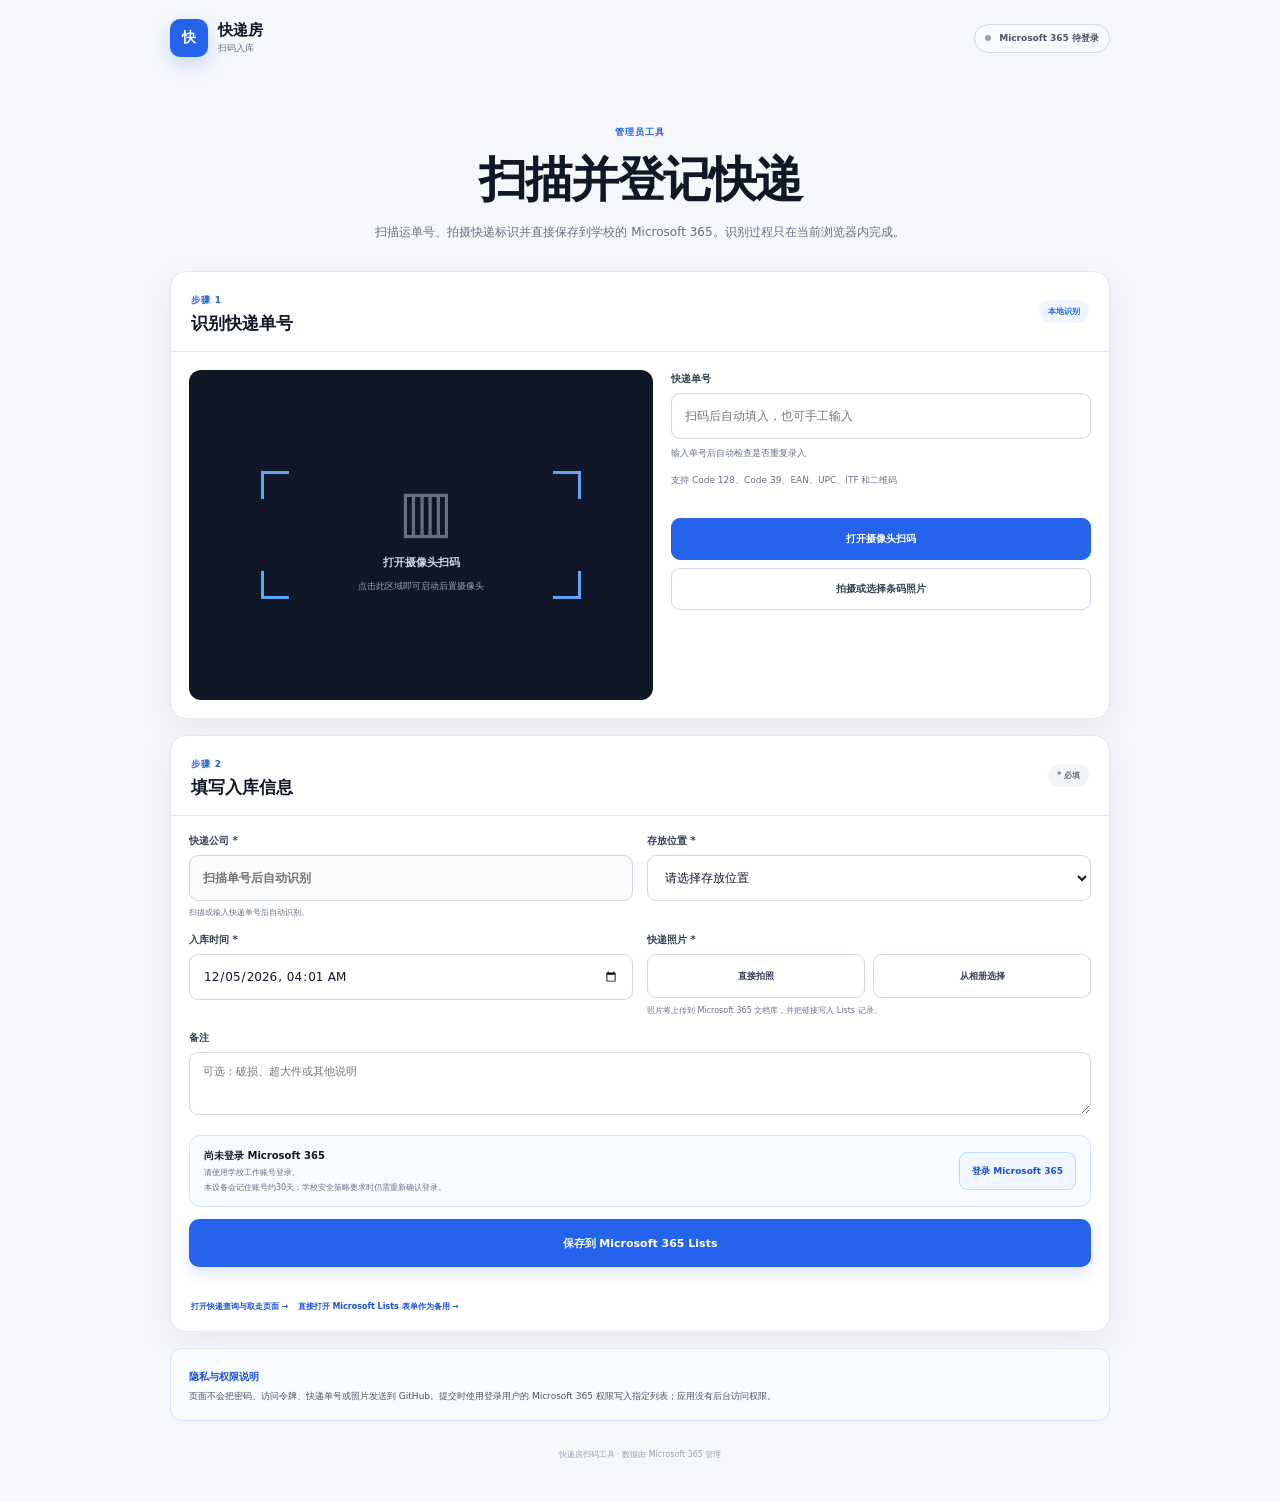
<file: index.html>
<!doctype html>
<html lang="zh-CN">
  <head>
    <meta charset="UTF-8" />
    <meta name="viewport" content="width=device-width, initial-scale=1.0, viewport-fit=cover" />
    <meta name="theme-color" content="#101828" />
    <meta name="description" content="快递房管理员手机扫码、拍照并直接写入 Microsoft 365 Lists。" />
    <title>快递房 · 扫码入库</title>
    <script type="module" crossorigin src="./app-v11.js"></script>
    <link rel="modulepreload" crossorigin href="./shared-BkLojgFK.js">
    <link rel="stylesheet" crossorigin href="./main-UnYrSSHu.css">
  </head>
  <body>
    <main class="shell">
      <header class="topbar">
        <a class="brand" href="#top" aria-label="快递房扫码入库首页">
          <span class="brand-mark">快</span>
          <span><strong>快递房</strong><small>扫码入库</small></span>
        </a>
        <span class="service-badge" id="service-badge"><i></i> Microsoft 365 待登录</span>
      </header>

      <section class="intro" id="top">
        <span class="eyebrow">管理员工具</span>
        <h1>扫描并登记快递</h1>
        <p>扫描运单号、拍摄快递标识并直接保存到学校的 Microsoft 365。识别过程只在当前浏览器内完成。</p>
      </section>

      <section class="scanner-card" aria-labelledby="scanner-title">
        <div class="section-heading">
          <div>
            <span class="step">步骤 1</span>
            <h2 id="scanner-title">识别快递单号</h2>
          </div>
          <span class="local-badge">本地识别</span>
        </div>

        <div class="scanner-grid">
          <div class="camera-stage" id="camera-stage">
            <video id="camera-preview" muted playsinline aria-label="摄像头条码预览"></video>
            <button class="camera-placeholder" id="camera-preview-button" type="button" aria-label="打开摄像头扫码">
              <span class="barcode-glyph">▥</span>
              <strong>打开摄像头扫码</strong>
              <small>点击此区域即可启动后置摄像头</small>
            </button>
            <div class="scan-frame" aria-hidden="true"><i></i><i></i><i></i><i></i></div>
          </div>

          <div class="controls">
            <label for="tracking-number">快递单号</label>
            <input id="tracking-number" type="text" inputmode="text" autocomplete="off" placeholder="扫码后自动填入，也可手工输入" required />
            <p class="duplicate-status" id="duplicate-status" role="status">输入单号后自动检查是否重复录入</p>
            <p class="status" id="scan-status" role="status">支持 Code 128、Code 39、EAN、UPC、ITF 和二维码</p>

            <div class="button-grid">
              <button class="primary-button" id="camera-button" type="button">打开摄像头扫码</button>
              <label class="secondary-button file-button">
                拍摄或选择条码照片
                <input id="barcode-image-input" type="file" accept="image/*" />
              </label>
            </div>
            <button class="stop-button" id="stop-button" type="button" hidden>停止摄像头</button>

            <div class="result" id="scan-result" hidden>
              <span>识别结果</span>
              <strong id="result-value"></strong>
            </div>
          </div>
        </div>
      </section>

      <section class="intake-card" aria-labelledby="intake-title">
        <div class="section-heading">
          <div>
            <span class="step">步骤 2</span>
            <h2 id="intake-title">填写入库信息</h2>
          </div>
          <span class="required-note">* 必填</span>
        </div>

        <form id="intake-form">
          <div class="form-grid">
            <label class="field">
              <span>快递公司 *</span>
              <input id="courier-company" autocomplete="off" placeholder="扫描单号后自动识别" readonly required />
              <small id="courier-detection-status" role="status">根据快递单号在当前页面自动判断，无法确定时归为“其他”。</small>
            </label>

            <label class="field">
              <span>存放位置 *</span>
              <select id="storage-location" required>
                <option value="">请选择存放位置</option>
                <option value="南门岗亭货架1层">南门岗亭货架1层</option>
                <option value="南门岗亭货架2层">南门岗亭货架2层</option>
                <option value="南门岗亭货架3层">南门岗亭货架3层</option>
                <option value="南门外货架1层">南门外货架1层</option>
                <option value="南门外货架2层">南门外货架2层</option>
                <option value="南门外货架3层">南门外货架3层</option>
              </select>
            </label>

            <label class="field">
              <span>入库时间 *</span>
              <input id="inbound-time" type="datetime-local" required />
            </label>

            <label class="field photo-field">
              <span>快递照片 *</span>
              <span class="photo-source-grid">
                <span class="photo-source-button">
                  直接拍照
                  <input id="parcel-photo-camera" type="file" accept="image/*" capture="environment" />
                </span>
                <span class="photo-source-button">
                  从相册选择
                  <input id="parcel-photo-library" type="file" accept="image/*" />
                </span>
              </span>
              <small>照片将上传到 Microsoft 365 文档库，并把链接写入 Lists 记录。</small>
              <small class="wechat-photo-hint" id="wechat-photo-hint" hidden>微信内置浏览器可能无法直接调用摄像头，请先拍照后选择“从相册选择”；仍无反应时，请用右上角菜单在系统浏览器打开。</small>
            </label>

            <label class="field field-wide">
              <span>备注</span>
              <textarea id="notes" rows="3" placeholder="可选：破损、超大件或其他说明"></textarea>
            </label>
          </div>

          <div class="photo-preview" id="photo-preview" hidden>
            <img id="photo-preview-image" alt="待上传的快递照片预览" />
            <div><strong id="photo-file-name"></strong><small>仅在提交时上传到 Microsoft 365</small></div>
            <button id="remove-photo" type="button">移除</button>
          </div>

          <div class="connection-panel">
            <div>
              <strong id="account-label">尚未登录 Microsoft 365</strong>
              <small id="connection-status">使用学校工作账号登录后，才能直接写入快递管理列表。</small>
              <small>本设备会记住账号约30天；学校安全策略要求时仍需重新确认登录。</small>
            </div>
            <button id="m365-login-button" type="button">登录 Microsoft 365</button>
          </div>

          <button class="submit-button" id="submit-button" type="submit">保存到 Microsoft 365 Lists</button>
          <p class="submit-status" id="submit-status" role="status"></p>
          <a class="manual-form-link" href="./pickup.html">打开快递查询与取走页面 →</a>
          <a class="manual-form-link" id="manual-form-link" hidden target="_blank" rel="noreferrer">直接打开 Microsoft Lists 表单作为备用 →</a>
        </form>
      </section>

      <aside class="privacy-note">
        <strong>隐私与权限说明</strong>
        <p>页面不会把密码、访问令牌、快递单号或照片发送到 GitHub。提交时使用登录用户的 Microsoft 365 权限写入指定列表；应用没有后台访问权限。</p>
      </aside>

      <footer>快递房扫码工具 · 数据由 Microsoft 365 管理</footer>
    </main>

    <section class="success-screen" id="success-screen" aria-labelledby="success-title" hidden>
      <div class="success-card">
        <div class="success-icon" aria-hidden="true">✓</div>
        <span class="success-eyebrow">入库完成</span>
        <h1 id="success-title" tabindex="-1">快递已成功保存</h1>
        <p>快递记录和照片已经写入 Microsoft 365。</p>

        <dl class="success-details">
          <div><dt>快递单号</dt><dd id="success-tracking-number"></dd></div>
          <div><dt>存放位置</dt><dd id="success-storage-location"></dd></div>
          <div><dt>记录编号</dt><dd id="success-record-id"></dd></div>
        </dl>

        <div class="success-actions">
          <button class="success-primary" id="record-another-button" type="button">再录入一个快递</button>
          <button class="success-secondary" id="close-page-button" type="button">关闭此页面</button>
        </div>
        <p class="close-page-status" id="close-page-status" role="status" hidden></p>
      </div>
    </section>
  </body>
</html>
</file>
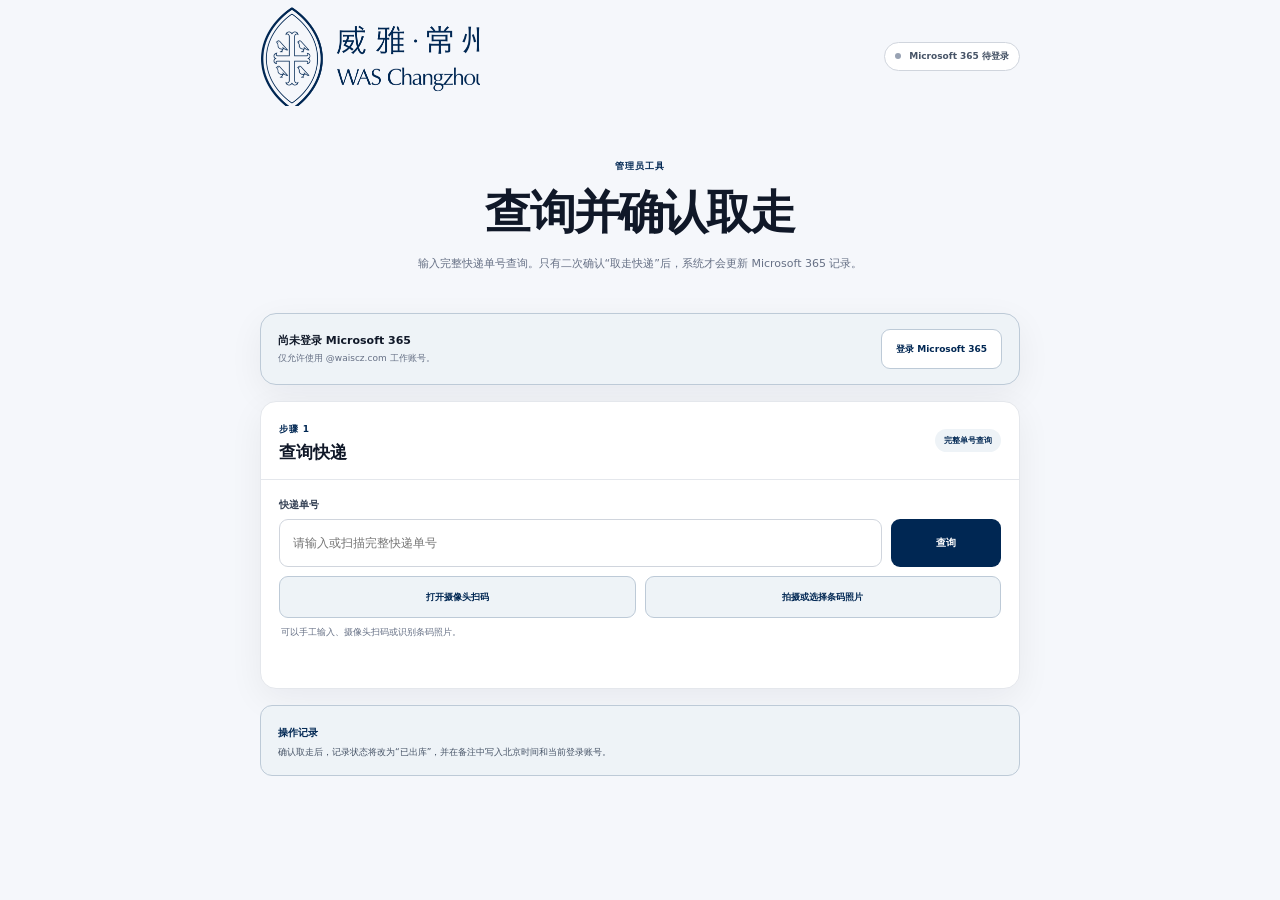
<file: pickup.html>
<!doctype html>
<html lang="zh-CN">
  <head>
    <meta charset="UTF-8" />
    <meta name="viewport" content="width=device-width, initial-scale=1.0, viewport-fit=cover" />
    <meta name="theme-color" content="#002753" />
    <meta name="description" content="快递房管理员查询快递并确认取走。" />
    <title>快递房 · 查询与取走</title>
    <script type="module" crossorigin src="./pickup-v2.js"></script>
    <link rel="modulepreload" crossorigin href="./shared-BkLojgFK.js">
    <link rel="stylesheet" crossorigin href="./pickup-BHOtlLcw.css">
  </head>
  <body>
    <main class="pickup-shell">
      <header class="pickup-topbar">
        <a class="pickup-brand" href="./" aria-label="威雅常州快递房首页">
          <span class="pickup-brand-logo">
            <img src="./was-changzhou-logo.png" alt="威雅·常州 WAS Changzhou" />
          </span>
        </a>
        <span class="pickup-auth-badge" id="pickup-auth-badge"><i></i> Microsoft 365 待登录</span>
      </header>

      <section class="pickup-hero">
        <span>管理员工具</span>
        <h1>查询并确认取走</h1>
        <p>输入完整快递单号查询。只有二次确认“取走快递”后，系统才会更新 Microsoft 365 记录。</p>
      </section>

      <section class="pickup-card pickup-login-card">
        <div>
          <strong id="pickup-account-name">尚未登录 Microsoft 365</strong>
          <small id="pickup-account-email">仅允许使用 @waiscz.com 工作账号。</small>
        </div>
        <button id="pickup-login-button" type="button">登录 Microsoft 365</button>
      </section>

      <section class="pickup-card">
        <div class="pickup-section-heading">
          <div><span>步骤 1</span><h2>查询快递</h2></div>
          <span class="pickup-private-badge">完整单号查询</span>
        </div>
        <form class="pickup-search-form" id="pickup-search-form">
          <label for="pickup-tracking-number">快递单号</label>
          <div class="pickup-search-row">
            <input id="pickup-tracking-number" type="text" autocomplete="off" placeholder="请输入或扫描完整快递单号" required />
            <button id="pickup-search-button" type="submit">查询</button>
          </div>
          <div class="pickup-scan-actions">
            <button id="pickup-camera-button" type="button">打开摄像头扫码</button>
            <label class="pickup-image-button">
              拍摄或选择条码照片
              <input id="pickup-barcode-image" type="file" accept="image/*" />
            </label>
          </div>
          <div class="pickup-camera-panel" id="pickup-camera-panel" hidden>
            <video id="pickup-camera-preview" muted playsinline aria-label="快递单号扫码预览"></video>
            <div class="pickup-scan-frame" aria-hidden="true"><i></i><i></i><i></i><i></i></div>
            <button id="pickup-stop-camera" type="button">停止摄像头</button>
          </div>
          <p id="pickup-scan-status" role="status">可以手工输入、摄像头扫码或识别条码照片。</p>
          <p id="pickup-search-status" role="status"></p>
        </form>
      </section>

      <section class="pickup-card pickup-result-card" id="pickup-result-card" hidden>
        <div class="pickup-section-heading">
          <div><span>步骤 2</span><h2>快递信息</h2></div>
          <span class="pickup-status-badge" id="pickup-status-badge"></span>
        </div>
        <dl class="pickup-details">
          <div><dt>快递单号</dt><dd id="pickup-result-tracking"></dd></div>
          <div><dt>快递公司</dt><dd id="pickup-result-company"></dd></div>
          <div><dt>存放位置</dt><dd id="pickup-result-location"></dd></div>
          <div><dt>入库时间</dt><dd id="pickup-result-inbound"></dd></div>
        </dl>
        <div class="pickup-result-actions">
          <button id="pickup-take-button" type="button">取走快递</button>
          <button id="pickup-search-another-button" type="button">查询其他快递</button>
        </div>
        <p id="pickup-action-status" role="status"></p>
      </section>

      <aside class="pickup-note">
        <strong>操作记录</strong>
        <p>确认取走后，记录状态将改为“已出库”，并在备注中写入北京时间和当前登录账号。</p>
      </aside>
    </main>

    <div class="pickup-dialog-backdrop" id="pickup-dialog" role="dialog" aria-modal="true" aria-labelledby="pickup-dialog-title" hidden>
      <div class="pickup-dialog-card">
        <span class="pickup-dialog-icon" aria-hidden="true">!</span>
        <h2 id="pickup-dialog-title">确认取走这件快递？</h2>
        <p>快递单号：<strong id="pickup-dialog-tracking"></strong></p>
        <p>确认后将更新数据库状态，并记录取走时间和登录账号。</p>
        <div>
          <button id="pickup-confirm-button" type="button">取走快递</button>
          <button id="pickup-cancel-button" type="button">不取，再看看</button>
        </div>
      </div>
    </div>

  </body>
</html>
</file>
<file: main-UnYrSSHu.css>
:root{--lightningcss-light:initial;--lightningcss-dark: ;color-scheme:light;--navy:#101828;--blue:#2563eb;--blue-dark:#1d4ed8;--blue-soft:#eff6ff;--green:#079455;--green-soft:#ecfdf3;--red:#b42318;--red-soft:#fef3f2;--text:#101828;--muted:#667085;--line:#e4e7ec;--surface:#fff;--canvas:#f5f7fb}*{box-sizing:border-box}html{scroll-behavior:smooth}body{color:var(--text);background:var(--canvas);-webkit-font-smoothing:antialiased;margin:0;font-family:Segoe UI,Microsoft YaHei,PingFang SC,system-ui,sans-serif}button,input,select,textarea{font:inherit}a{color:inherit;text-decoration:none}[hidden]{display:none!important}.shell{width:min(940px,100% - 32px);margin:0 auto;padding-bottom:42px}.topbar{justify-content:space-between;align-items:center;gap:20px;min-height:76px;display:flex}.brand{align-items:center;gap:10px;display:inline-flex}.brand-mark{background:var(--blue);color:#fff;border-radius:10px;place-items:center;width:38px;height:38px;font-size:14px;font-weight:900;display:grid;box-shadow:0 7px 18px #2563eb38}.brand strong,.brand small{display:block}.brand strong{font-size:15px}.brand small{color:var(--muted);margin-top:2px;font-size:9px}.service-badge{color:#475467;background:#f9fafb;border:1px solid #d0d5dd;border-radius:999px;padding:7px 10px;font-size:9px;font-weight:800}.service-badge i{background:#98a2b3;border-radius:50%;width:6px;height:6px;margin-right:5px;display:inline-block}.service-badge[data-state=success]{background:var(--green-soft);color:#027a48;border-color:#b7ebd1}.service-badge[data-state=success] i{background:#12b76a}.intro{text-align:center;padding:44px 0 28px}.eyebrow,.step{color:var(--blue);letter-spacing:.1em;font-size:9px;font-weight:900}.intro h1{letter-spacing:-.04em;margin:9px 0 10px;font-size:clamp(32px,6vw,48px)}.intro p{max-width:680px;color:var(--muted);margin:0 auto;font-size:12px;line-height:1.75}.scanner-card,.intake-card{border:1px solid var(--line);background:var(--surface);border-radius:16px;box-shadow:0 10px 35px #1018280f}.intake-card{margin-top:16px}.section-heading{border-bottom:1px solid var(--line);justify-content:space-between;align-items:center;min-height:76px;padding:16px 20px;display:flex}.section-heading h2{margin:5px 0 0;font-size:17px}.local-badge,.required-note{background:var(--blue-soft);color:var(--blue);border-radius:999px;padding:6px 9px;font-size:8px;font-weight:850}.required-note{color:#667085;background:#f2f4f7}.scanner-grid{grid-template-columns:minmax(300px,1.05fr) minmax(290px,.95fr);gap:18px;padding:18px;display:grid}.camera-stage{background:var(--navy);border-radius:12px;min-height:330px;position:relative;overflow:hidden}.camera-stage video{object-fit:cover;width:100%;height:100%;min-height:330px;display:block}.camera-placeholder{cursor:pointer;color:#98a2b3;text-align:center;background:0 0;border:0;place-content:center;gap:10px;width:100%;padding:0;display:grid;position:absolute;inset:0}.camera-placeholder:hover,.camera-placeholder:focus-visible{background:#ffffff0a;outline:none}.camera-placeholder strong{color:#d0d5dd;font-size:11px}.camera-placeholder small{font-size:9px}.barcode-glyph{color:#667085;letter-spacing:-10px;font-size:58px}.scan-frame{pointer-events:none;width:min(76%,320px);height:128px;position:absolute;inset:50% auto auto 50%;transform:translate(-50%,-50%)}.scan-frame i{width:28px;height:28px;position:absolute}.scan-frame i:first-child{border-top:3px solid #60a5fa;border-left:3px solid #60a5fa;top:0;left:0}.scan-frame i:nth-child(2){border-top:3px solid #60a5fa;border-right:3px solid #60a5fa;top:0;right:0}.scan-frame i:nth-child(3){border-bottom:3px solid #60a5fa;border-left:3px solid #60a5fa;bottom:0;left:0}.scan-frame i:nth-child(4){border-bottom:3px solid #60a5fa;border-right:3px solid #60a5fa;bottom:0;right:0}.camera-stage[data-state=success] .scan-frame i{border-color:#12b76a}.controls{flex-direction:column;min-width:0;display:flex}.controls>label:first-child{color:#344054;margin:2px 0 7px;font-size:10px;font-weight:850}.controls>input,.field input,.field select,.field textarea{width:100%;color:var(--text);background:#fff;border:1px solid #d0d5dd;border-radius:9px;outline:none}.controls>input,.field input,.field select{height:46px;padding:0 13px;font-size:12px}.field textarea{resize:vertical;padding:11px 13px;font-size:11px}.field input[readonly]{cursor:default;color:#344054;background:#f8fafc;font-weight:800}.field small[data-tone=success]{color:var(--green);font-weight:750}.field small[data-tone=fallback]{color:#b54708;font-weight:750}.controls>input:focus,.field input:focus,.field select:focus,.field textarea:focus{border-color:#60a5fa;box-shadow:0 0 0 3px #dbeafe}.status{min-height:36px;color:var(--muted);margin:9px 0 8px;font-size:9px;line-height:1.55}.status[data-tone=success]{color:var(--green);font-weight:750}.status[data-tone=error]{color:var(--red)}.duplicate-status{min-height:18px;color:var(--muted);margin:8px 0 0;font-size:9px;line-height:1.55}.duplicate-status[data-state=checking]{color:var(--blue-dark);font-weight:750}.duplicate-status[data-state=available]{color:var(--green);font-weight:800}.duplicate-status[data-state=duplicate],.duplicate-status[data-state=error]{color:var(--red);font-weight:800}.button-grid{grid-template-columns:1fr;gap:8px;display:grid}.primary-button,.secondary-button,.stop-button{cursor:pointer;border-radius:9px;place-items:center;min-height:42px;padding:0 12px;font-size:10px;font-weight:800;display:grid}.primary-button{border:1px solid var(--blue);background:var(--blue);color:#fff}.primary-button:hover{background:var(--blue-dark)}.secondary-button{color:#344054;background:#fff;border:1px solid #cfd8e8}.secondary-button:hover{color:var(--blue-dark);border-color:#93c5fd}.file-button{position:relative;overflow:hidden}.file-button input{opacity:0;pointer-events:none;width:1px;height:1px;position:absolute}.stop-button{color:#475467;background:#f2f4f7;border:0;margin-top:8px}.result{background:var(--green-soft);border:1px solid #b7ebd1;border-radius:10px;margin-top:auto;padding:13px}.result span,.result strong{display:block}.result span{color:#027a48;font-size:8px;font-weight:800}.result strong{overflow-wrap:anywhere;color:#05603a;margin-top:5px;font-size:15px}#intake-form{padding:18px}.form-grid{grid-template-columns:repeat(2,minmax(0,1fr));gap:14px;display:grid}.field{min-width:0}.field>span{color:#344054;margin:0 0 7px;font-size:10px;font-weight:800;display:block}.field>small{color:var(--muted);margin-top:6px;font-size:8px;line-height:1.5;display:block}.field-wide{grid-column:1/-1}.photo-source-grid{grid-template-columns:1fr 1fr;gap:8px;display:grid!important}.photo-source-button{cursor:pointer;color:#344054;background:#fff;border:1px solid #cfd8e8;border-radius:9px;place-items:center;min-height:44px;font-size:9px;font-weight:850;position:relative;overflow:hidden;display:grid!important}.photo-source-button:hover{color:var(--blue-dark);border-color:#93c5fd}.photo-source-button input{opacity:0;pointer-events:none;width:1px;height:1px;position:absolute}.photo-field .wechat-photo-hint{color:#b54708;background:#fff4ed;border-radius:8px;margin-top:8px;padding:9px 10px;line-height:1.65}.photo-preview{background:#f8fbff;border:1px solid #d6e4ff;border-radius:10px;grid-template-columns:72px minmax(0,1fr) auto;align-items:center;gap:11px;margin-top:14px;padding:10px;display:grid}.photo-preview img{object-fit:cover;background:#e4e7ec;border-radius:8px;width:72px;height:60px}.photo-preview strong,.photo-preview small{text-overflow:ellipsis;white-space:nowrap;display:block;overflow:hidden}.photo-preview strong{font-size:10px}.photo-preview small{color:var(--muted);margin-top:5px;font-size:8px}.photo-preview button{cursor:pointer;color:#475467;background:#f2f4f7;border:0;border-radius:7px;padding:7px 9px;font-size:8px;font-weight:800}.connection-panel{background:#f8fbff;border:1px solid #d6e4ff;border-radius:11px;align-items:center;gap:14px;margin-top:16px;padding:13px 14px;display:flex}.connection-panel>div{min-width:0}.connection-panel strong,.connection-panel small{display:block}.connection-panel strong{font-size:10px}.connection-panel small{color:var(--muted);text-overflow:ellipsis;white-space:nowrap;margin-top:4px;font-size:8px;overflow:hidden}.connection-panel button{cursor:pointer;background:var(--blue-soft);min-height:38px;color:var(--blue-dark);white-space:nowrap;border:1px solid #bfdbfe;border-radius:8px;margin-left:auto;padding:0 12px;font-size:9px;font-weight:850}.connection-panel button:disabled{cursor:default;opacity:.68}.submit-button{cursor:pointer;background:var(--blue);color:#fff;border:0;border-radius:10px;width:100%;min-height:48px;margin-top:12px;font-size:11px;font-weight:850;box-shadow:0 6px 14px #2563eb2e}.submit-button:hover{background:var(--blue-dark)}.submit-button:disabled{cursor:wait;opacity:.62}.submit-status{min-height:18px;color:var(--muted);margin:9px 2px 0;font-size:9px;line-height:1.55}.submit-status[data-tone=success]{color:var(--green);font-weight:800}.submit-status[data-tone=error]{color:var(--red)}.manual-form-link{color:var(--blue-dark);margin:7px 2px 0;font-size:8px;font-weight:800;display:inline-flex}.privacy-note{background:#f8fbff;border:1px solid #d6e4ff;border-radius:12px;margin-top:16px;padding:16px 18px}.privacy-note strong{color:#1d4ed8;font-size:10px}.privacy-note p{color:#475467;margin:5px 0 0;font-size:9px;line-height:1.65}footer{color:#98a2b3;text-align:center;padding:28px 0 0;font-size:8px}.success-screen{background:linear-gradient(#f5f7fb 0%,#ecfdf3 100%);place-items:center;min-height:100vh;padding:32px 16px;display:grid}.success-card{text-align:center;background:#fff;border:1px solid #b7ebd1;border-radius:22px;width:min(520px,100%);padding:42px;box-shadow:0 24px 70px #1018281f}.success-icon{background:var(--green-soft);width:72px;height:72px;color:var(--green);border-radius:50%;place-items:center;margin:0 auto 20px;font-size:38px;font-weight:900;display:grid}.success-eyebrow{color:var(--green);letter-spacing:.12em;font-size:10px;font-weight:900}.success-card h1{letter-spacing:-.04em;outline:none;margin:9px 0 10px;font-size:clamp(28px,6vw,40px)}.success-card>p{color:var(--muted);margin:0;font-size:11px;line-height:1.7}.success-details{border:1px solid var(--line);text-align:left;background:#f9fafb;border-radius:14px;margin:26px 0;padding:6px 18px}.success-details div{border-bottom:1px solid var(--line);grid-template-columns:92px minmax(0,1fr);gap:12px;padding:12px 0;display:grid}.success-details div:last-child{border-bottom:0}.success-details dt{color:var(--muted);font-size:9px;font-weight:750}.success-details dd{overflow-wrap:anywhere;color:var(--text);margin:0;font-size:11px;font-weight:850}.success-actions{grid-template-columns:1fr 1fr;gap:10px;display:grid}.success-actions button{cursor:pointer;border-radius:10px;min-height:48px;padding:0 14px;font-size:10px;font-weight:850}.success-primary{border:1px solid var(--blue);background:var(--blue);color:#fff}.success-primary:hover{background:var(--blue-dark)}.success-secondary{color:#344054;background:#fff;border:1px solid #d0d5dd}.success-secondary:hover{background:#f9fafb;border-color:#98a2b3}.success-card .close-page-status{color:#b54708;background:#fff4ed;border-radius:8px;margin-top:14px;padding:10px 12px;font-size:9px}@media (width<=700px){.shell{width:min(100% - 22px,560px);padding-bottom:28px}.topbar{min-height:64px}.service-badge{font-size:8px}.intro{text-align:left;padding:30px 6px 20px}.intro h1{font-size:31px}.intro p{font-size:10px}.section-heading{min-height:67px;padding:13px 14px}.scanner-grid{grid-template-columns:1fr;gap:12px;padding:11px}.camera-stage,.camera-stage video{min-height:270px}.controls{min-height:290px}#intake-form{padding:13px}.form-grid{grid-template-columns:1fr;gap:12px}.field-wide{grid-column:auto}.photo-source-grid{grid-template-columns:1fr}.connection-panel{flex-direction:column;align-items:stretch}.connection-panel button{width:100%;margin-left:0}.success-screen{padding:18px 12px}.success-card{border-radius:17px;padding:30px 18px}.success-actions{grid-template-columns:1fr}.success-details div{grid-template-columns:78px minmax(0,1fr)}}@media (prefers-reduced-motion:reduce){*{scroll-behavior:auto!important}}
</file>
<file: pickup-BHOtlLcw.css>
:root{--lightningcss-light:initial;--lightningcss-dark: ;color-scheme:light;--navy:#101828;--blue:#002753;--blue-dark:#002753;--blue-soft:#eef3f7;--blue-line:#bdcad7;--green:#079455;--green-soft:#ecfdf3;--red:#b42318;--muted:#667085;--line:#e4e7ec}*{box-sizing:border-box}body{color:var(--navy);-webkit-font-smoothing:antialiased;background:#f5f7fb;margin:0;font-family:Segoe UI,Microsoft YaHei,PingFang SC,system-ui,sans-serif}button,input{font:inherit}button{cursor:pointer}a{color:inherit;text-decoration:none}[hidden]{display:none!important}.pickup-shell{width:min(760px,100% - 28px);margin:0 auto;padding-bottom:40px}.pickup-topbar{justify-content:space-between;align-items:center;gap:16px;min-height:112px;display:flex}.pickup-brand{align-items:center;gap:10px;display:flex}.pickup-brand-logo{width:220px;height:100px;display:block;position:relative;overflow:hidden}.pickup-brand-logo img{width:272px;max-width:none;height:auto;position:absolute;top:-36px;left:-21px}.pickup-auth-badge{color:#475467;background:#fff;border:1px solid #d0d5dd;border-radius:999px;padding:7px 10px;font-size:9px;font-weight:800}.pickup-auth-badge i{background:#98a2b3;border-radius:50%;width:6px;height:6px;margin-right:5px;display:inline-block}.pickup-auth-badge[data-state=success]{background:var(--green-soft);color:#027a48;border-color:#b7ebd1}.pickup-auth-badge[data-state=success] i{background:#12b76a}.pickup-hero{text-align:center;padding:42px 0 24px}.pickup-hero>span,.pickup-section-heading>div>span{color:var(--blue);letter-spacing:.1em;font-size:9px;font-weight:900}.pickup-hero h1{letter-spacing:-.04em;margin:9px 0 10px;font-size:clamp(30px,6vw,46px)}.pickup-hero p{max-width:620px;color:var(--muted);margin:0 auto;font-size:11px;line-height:1.75}.pickup-card{border:1px solid var(--line);background:#fff;border-radius:16px;margin-top:16px;overflow:hidden;box-shadow:0 10px 35px #1018280f}.pickup-login-card{border-color:var(--blue-line);background:var(--blue-soft);align-items:center;gap:16px;padding:15px 17px;display:flex}.pickup-login-card>div{min-width:0}.pickup-login-card strong,.pickup-login-card small{display:block}.pickup-login-card strong{font-size:11px}.pickup-login-card small{color:var(--muted);overflow-wrap:anywhere;margin-top:4px;font-size:9px}.pickup-login-card button{border:1px solid var(--blue-line);min-height:40px;color:var(--blue-dark);white-space:nowrap;background:#fff;border-radius:9px;margin-left:auto;padding:0 14px;font-size:9px;font-weight:850}.pickup-section-heading{border-bottom:1px solid var(--line);justify-content:space-between;align-items:center;min-height:74px;padding:15px 18px;display:flex}.pickup-section-heading h2{margin:5px 0 0;font-size:17px}.pickup-private-badge,.pickup-status-badge{background:var(--blue-soft);color:var(--blue);border-radius:999px;padding:6px 9px;font-size:8px;font-weight:850}.pickup-status-badge[data-state=out]{color:#475467;background:#f2f4f7}.pickup-status-badge[data-state=stock]{background:var(--green-soft);color:#027a48}.pickup-search-form{padding:18px}.pickup-search-form>label{color:#344054;margin-bottom:7px;font-size:10px;font-weight:850;display:block}.pickup-search-row{grid-template-columns:minmax(0,1fr) 110px;gap:9px;display:grid}.pickup-search-form input{border:1px solid #d0d5dd;border-radius:9px;outline:none;height:48px;padding:0 13px;font-size:12px}.pickup-search-form input:focus{border-color:var(--blue);box-shadow:0 0 0 3px #00275329}.pickup-search-form button,.pickup-result-actions button{background:var(--blue);color:#fff;border:0;border-radius:9px;min-height:48px;font-size:10px;font-weight:850}.pickup-search-form button:disabled,.pickup-result-actions button:disabled{cursor:wait;opacity:.6}.pickup-scan-actions{grid-template-columns:1fr 1fr;gap:9px;margin-top:9px;display:grid}.pickup-scan-actions>button,.pickup-image-button{border:1px solid var(--blue-line);background:var(--blue-soft);min-height:42px;color:var(--blue);border-radius:9px;place-items:center;font-size:9px;font-weight:850;display:grid}.pickup-image-button{cursor:pointer;position:relative;overflow:hidden}.pickup-image-button input{opacity:0;pointer-events:none;width:1px;height:1px;position:absolute}.pickup-camera-panel{background:#071626;border-radius:11px;min-height:260px;margin-top:10px;position:relative;overflow:hidden}.pickup-camera-panel video{object-fit:cover;width:100%;height:260px;display:block}.pickup-camera-panel>button{background:#002753e6;border:1px solid #ffffff59;min-height:34px;padding:0 11px;position:absolute;bottom:10px;right:10px}.pickup-scan-frame{pointer-events:none;width:min(76%,330px);height:116px;position:absolute;inset:50% auto auto 50%;transform:translate(-50%,-50%)}.pickup-scan-frame i{width:25px;height:25px;position:absolute}.pickup-scan-frame i:first-child{border-top:3px solid #fff;border-left:3px solid #fff;top:0;left:0}.pickup-scan-frame i:nth-child(2){border-top:3px solid #fff;border-right:3px solid #fff;top:0;right:0}.pickup-scan-frame i:nth-child(3){border-bottom:3px solid #fff;border-left:3px solid #fff;bottom:0;left:0}.pickup-scan-frame i:nth-child(4){border-bottom:3px solid #fff;border-right:3px solid #fff;bottom:0;right:0}#pickup-scan-status{min-height:17px;color:var(--muted);margin:8px 2px 0;font-size:9px;line-height:1.55}#pickup-search-status,#pickup-action-status{min-height:18px;color:var(--muted);margin:9px 2px 0;font-size:9px;line-height:1.55}[data-tone=error]{color:var(--red)!important}[data-tone=success]{font-weight:800;color:var(--green)!important}.pickup-details{margin:0;padding:6px 18px}.pickup-details div{border-bottom:1px solid var(--line);grid-template-columns:100px minmax(0,1fr);gap:12px;padding:13px 0;display:grid}.pickup-details div:last-child{border-bottom:0}.pickup-details dt{color:var(--muted);font-size:9px;font-weight:750}.pickup-details dd{overflow-wrap:anywhere;margin:0;font-size:11px;font-weight:850}.pickup-result-actions{grid-template-columns:1fr 1fr;gap:9px;padding:8px 18px 18px;display:grid}.pickup-result-actions button:last-child{color:#344054;background:#fff;border:1px solid #d0d5dd}.pickup-note{border:1px solid var(--blue-line);background:var(--blue-soft);border-radius:12px;margin-top:16px;padding:15px 17px}.pickup-note strong{color:var(--blue-dark);font-size:10px}.pickup-note p{color:#475467;margin:5px 0 0;font-size:9px;line-height:1.65}.pickup-dialog-backdrop{z-index:20;background:#1018288c;place-items:center;padding:18px;display:grid;position:fixed;inset:0}.pickup-dialog-card{text-align:center;background:#fff;border-radius:18px;width:min(420px,100%);padding:28px;box-shadow:0 24px 80px #1018284d}.pickup-dialog-icon{color:#b54708;background:#fff4ed;border-radius:50%;place-items:center;width:56px;height:56px;margin:0 auto 15px;font-size:25px;font-weight:900;display:grid}.pickup-dialog-card h2{margin:0 0 12px;font-size:22px}.pickup-dialog-card p{color:var(--muted);margin:6px 0;font-size:10px;line-height:1.65}.pickup-dialog-card>div{grid-template-columns:1fr 1fr;gap:9px;margin-top:20px;display:grid}.pickup-dialog-card button{border-radius:9px;min-height:46px;font-size:10px;font-weight:850}#pickup-confirm-button{background:var(--blue);color:#fff;border:0}#pickup-cancel-button{color:#344054;background:#fff;border:1px solid #d0d5dd}@media (width<=600px){.pickup-shell{width:min(100% - 20px,520px)}.pickup-topbar{min-height:88px}.pickup-brand-logo{width:176px;height:80px}.pickup-brand-logo img{width:218px;top:-29px;left:-17px}.pickup-auth-badge{font-size:8px}.pickup-hero{text-align:left;padding:24px 4px 18px}.pickup-login-card{flex-direction:column;align-items:stretch}.pickup-login-card button{width:100%;margin-left:0}.pickup-search-row,.pickup-scan-actions,.pickup-result-actions,.pickup-dialog-card>div{grid-template-columns:1fr}.pickup-details div{grid-template-columns:82px minmax(0,1fr)}}
</file>
